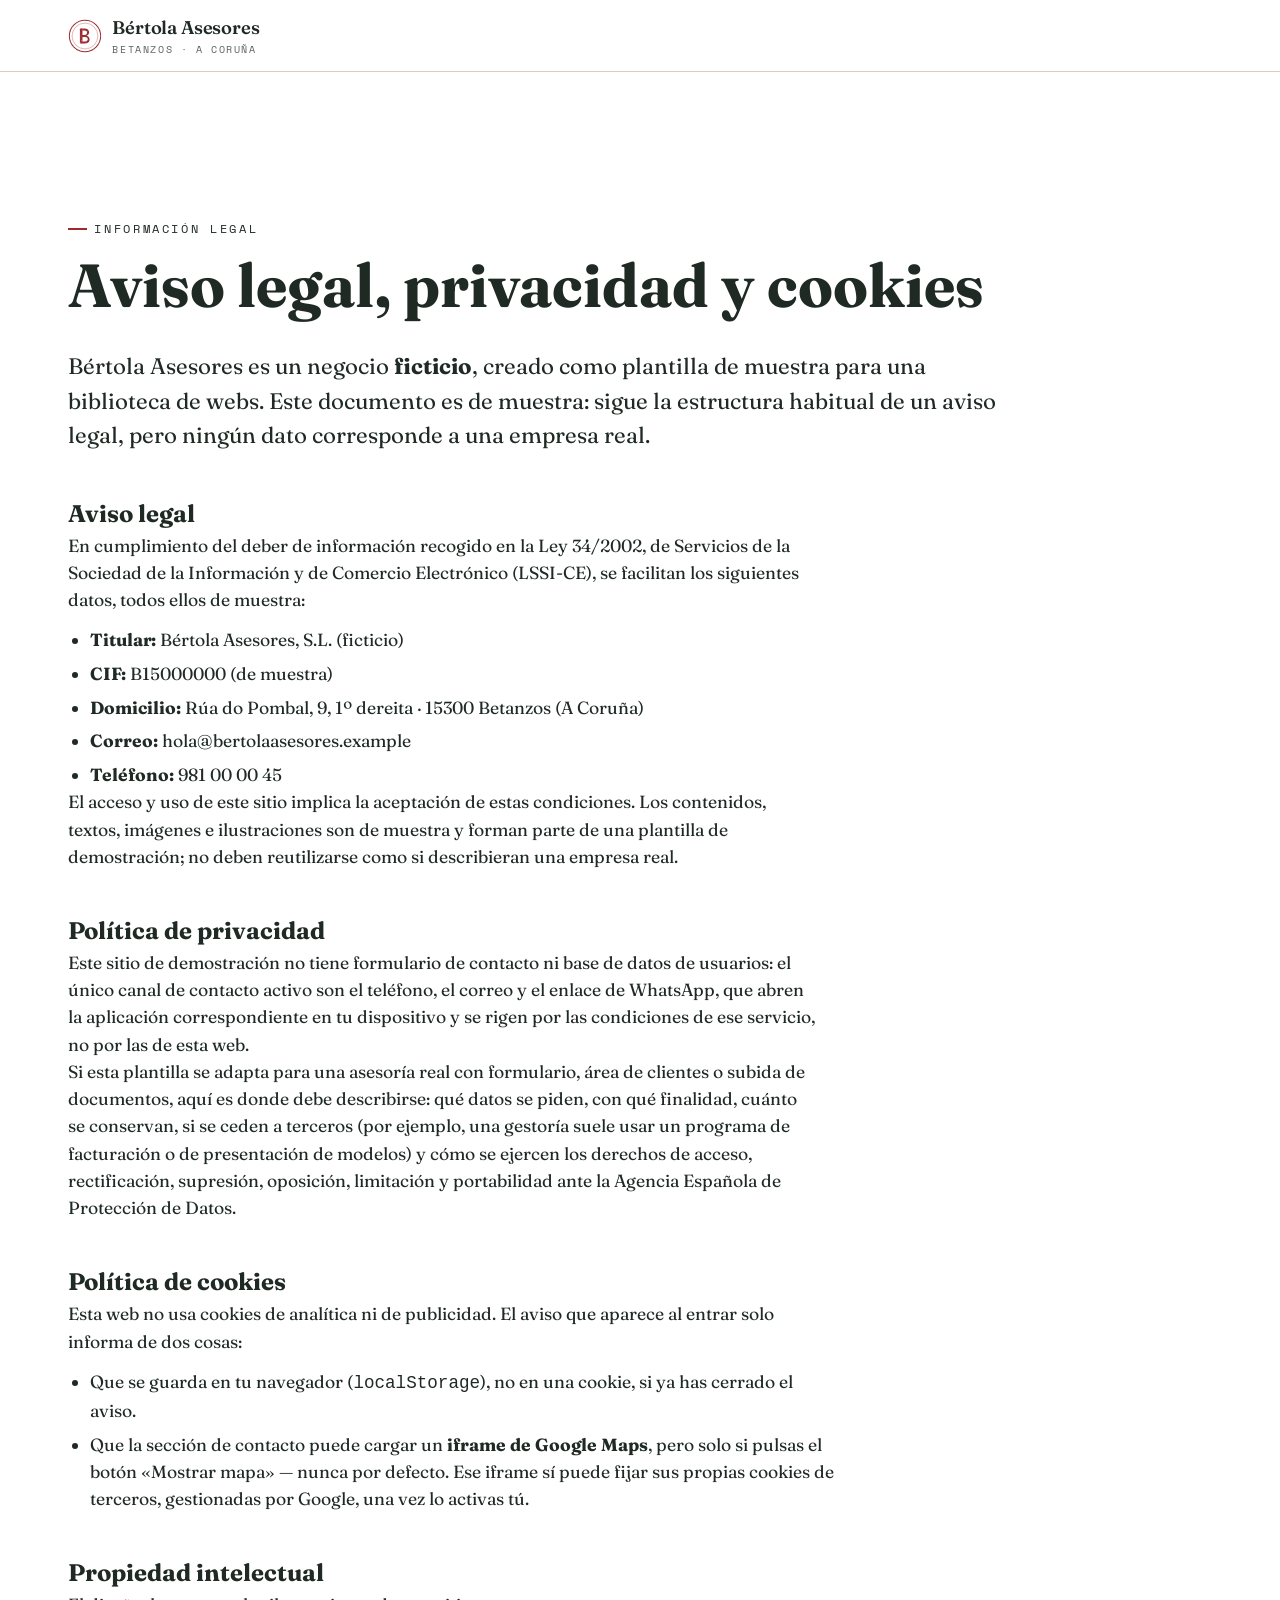
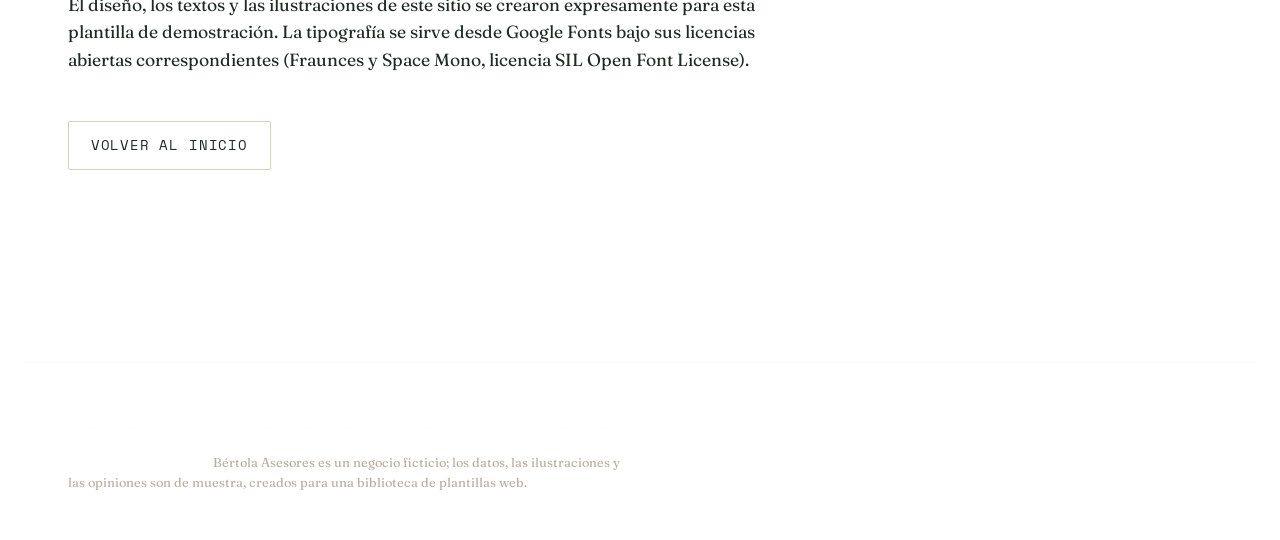
<file: legal.html>
<!DOCTYPE html>
<!-- Sitio de demostración. Bértola Asesores es un negocio ficticio. Ver README.md. -->
<html lang="es">
<head>
<meta charset="UTF-8">
<meta name="viewport" content="width=device-width, initial-scale=1">
<title>Aviso legal y privacidad — Bértola Asesores</title>
<meta name="robots" content="noindex, nofollow">
<meta name="theme-color" content="#F2EDE1">
<link rel="icon" href="favicon.svg" type="image/svg+xml">
<link rel="manifest" href="manifest.json">
<link rel="preconnect" href="https://fonts.googleapis.com">
<link rel="preconnect" href="https://fonts.gstatic.com" crossorigin>
<link rel="stylesheet" href="css/style.css">
</head>
<body>
<svg class="sello-defs" aria-hidden="true" focusable="false">
  <defs>
    <filter id="grano-tampon" x="-30%" y="-30%" width="160%" height="160%">
      <feTurbulence type="fractalNoise" baseFrequency="0.85" numOctaves="2" seed="11" result="ruido"/>
      <feColorMatrix in="ruido" type="matrix"
        values="0 0 0 0 0  0 0 0 0 0  0 0 0 0 0  1.1 1.1 1.1 0 -0.62" result="mascara"/>
      <feComposite in="SourceGraphic" in2="mascara" operator="in"/>
    </filter>
  </defs>
</svg>

<header class="cabecera">
  <div class="container cabecera-fila">
    <a class="marca" href="index.html">
      <svg class="marca-icono" viewBox="0 0 200 200" aria-hidden="true" focusable="false">
        <circle class="sello-anillo grueso" cx="100" cy="100" r="92" filter="url(#grano-tampon)"/>
        <circle class="sello-anillo fino" cx="100" cy="100" r="76" filter="url(#grano-tampon)"/>
        <g fill="var(--rojo)" filter="url(#grano-tampon)">
          <rect x="70" y="56" width="14" height="88" rx="4"/>
          <path fill-rule="evenodd" d="M78 56 h20 c16 0 26 9 26 22 c0 10 -6 17 -15 20 c11 3 18 11 18 22 c0 14 -11 24 -28 24 h-21 z
             M84 68 v26 h14 c9 0 14 -5 14 -13 c0 -8 -5 -13 -14 -13 z
             M84 106 v26 h16 c10 0 16 -5 16 -13 c0 -8 -6 -13 -16 -13 z"/>
        </g>
      </svg>
      <span>
        <span class="marca-nombre">Bértola Asesores</span>
        <span class="marca-lugar">Betanzos · A Coruña</span>
      </span>
    </a>
  </div>
</header>

<main class="container pagina-simple">
  <p class="eyebrow">Información legal</p>
  <h1>Aviso legal, privacidad y cookies</h1>
  <p class="lead" style="margin-top:1rem;">Bértola Asesores es un negocio <strong>ficticio</strong>, creado como plantilla de muestra para una biblioteca de webs. Este documento es de muestra: sigue la estructura habitual de un aviso legal, pero ningún dato corresponde a una empresa real.</p>

  <h2 id="aviso-legal">Aviso legal</h2>
  <p>En cumplimiento del deber de información recogido en la Ley 34/2002, de Servicios de la Sociedad de la Información y de Comercio Electrónico (LSSI-CE), se facilitan los siguientes datos, todos ellos de muestra:</p>
  <ul>
    <li><strong>Titular:</strong> Bértola Asesores, S.L. (ficticio)</li>
    <li><strong>CIF:</strong> B15000000 (de muestra)</li>
    <li><strong>Domicilio:</strong> Rúa do Pombal, 9, 1º dereita · 15300 Betanzos (A Coruña)</li>
    <li><strong>Correo:</strong> hola@bertolaasesores.example</li>
    <li><strong>Teléfono:</strong> 981 00 00 45</li>
  </ul>
  <p>El acceso y uso de este sitio implica la aceptación de estas condiciones. Los contenidos, textos, imágenes e ilustraciones son de muestra y forman parte de una plantilla de demostración; no deben reutilizarse como si describieran una empresa real.</p>

  <h2 id="privacidad">Política de privacidad</h2>
  <p>Este sitio de demostración no tiene formulario de contacto ni base de datos de usuarios: el único canal de contacto activo son el teléfono, el correo y el enlace de WhatsApp, que abren la aplicación correspondiente en tu dispositivo y se rigen por las condiciones de ese servicio, no por las de esta web.</p>
  <p>Si esta plantilla se adapta para una asesoría real con formulario, área de clientes o subida de documentos, aquí es donde debe describirse: qué datos se piden, con qué finalidad, cuánto se conservan, si se ceden a terceros (por ejemplo, una gestoría suele usar un programa de facturación o de presentación de modelos) y cómo se ejercen los derechos de acceso, rectificación, supresión, oposición, limitación y portabilidad ante la Agencia Española de Protección de Datos.</p>

  <h2 id="cookies">Política de cookies</h2>
  <p>Esta web no usa cookies de analítica ni de publicidad. El aviso que aparece al entrar solo informa de dos cosas:</p>
  <ul>
    <li>Que se guarda en tu navegador (<code>localStorage</code>), no en una cookie, si ya has cerrado el aviso.</li>
    <li>Que la sección de contacto puede cargar un <strong>iframe de Google Maps</strong>, pero solo si pulsas el botón «Mostrar mapa» — nunca por defecto. Ese iframe sí puede fijar sus propias cookies de terceros, gestionadas por Google, una vez lo activas tú.</li>
  </ul>

  <h2>Propiedad intelectual</h2>
  <p>El diseño, los textos y las ilustraciones de este sitio se crearon expresamente para esta plantilla de demostración. La tipografía se sirve desde Google Fonts bajo sus licencias abiertas correspondientes (Fraunces y Space Mono, licencia SIL Open Font License).</p>

  <p style="margin-top:3rem;"><a class="btn btn-fantasma" href="index.html">Volver al inicio</a></p>
</main>

<footer class="pie container" style="padding-block:2rem 3rem;">
  <p class="pie-demo"><strong>Sitio de demostración.</strong> Bértola Asesores es un negocio ficticio; los datos, las ilustraciones y las opiniones son de muestra, creados para una biblioteca de plantillas web.</p>
</footer>
</body>
</html>
</file>
<file: css/style.css>
/* Bértola Asesores — plantilla ficticia. Concepto «Sello»: cada trámite resuelto
   se estampa. Ver README.md para el porqué y el mapa de secciones. */

/* ---------- Fuentes ---------- */
@import url('https://fonts.googleapis.com/css2?family=Fraunces:opsz,wght@9..144,400;9..144,500;9..144,600;9..144,700&family=Space+Mono:wght@400;700&display=swap');

/* ---------- Tokens ---------- */
:root{
  --papel:#FFFFFF;       /* blanco puro: el papel real de Dourado & Fernández
                             (--crema/--papel-claro de su sitio), no el crema
                             cálido nativo de "Sello" — para que la vista
                             previa por defecto sea su web de verdad, no solo
                             su rojo sobre un fondo ajeno. Ver bloque de
                             control de paleta más abajo */
  --panel:#F2F0EA;        /* gris cálido casi blanco: --crema-2 de D&F,
                             usado igual que en su sitio para diferenciar
                             secciones (p.ej. .calendario) sin volver al
                             crema cálido nativo */
  --crema:#FFFFFF;        /* mismo blanco que --papel: en el sitio real de
                             D&F, --crema y --papel-claro (fondo de tarjetas)
                             son el mismo blanco */
  --linea:#D9CFBC;
  --tinta:#1F2A24;
  --muted:#5A6159;       /* AA 6.39:1 sobre --papel/--crema (blanco) en Rojo
                             D&F; 5.47:1/5.81:1 sobre el papel/crema nativos
                             de Terracota — ver esos valores en
                             html.paleta-original más abajo */
  --rojo:#9C2A2E;        /* marca: sellos, rellenos, filetes. Rojo real de
                             Dourado & Fernández (--oro de su sitio), puesto
                             aquí como paleta por defecto — ver bloque de
                             control de paleta más abajo */
  --rojo-texto:#7A1418;  /* variante de texto: --oro-tinta de D&F, ~10:1 sobre blanco/crema */
  --rojo-oscuro:#3E0B0D; /* --verde-oscuro de D&F: mismo uso de hover/profundidad que en su sitio */
  --foco:#1F2A24;
  --cookie-h:0px;        /* alto del aviso de cookies mientras está abierto; lo fija main.js */

  --ff-display:'Fraunces', Georgia, serif;
  --ff-mono:'Space Mono', 'Courier New', monospace;

  --fs-h1: clamp(2.6rem, 2vw + 2.2rem, 5.2rem);
  --fs-h2: clamp(2rem, 1.6vw + 1.6rem, 3.4rem);
  --fs-h3: clamp(1.3rem, .8vw + 1.1rem, 1.8rem);
  --fs-lead: clamp(1.1rem, .5vw + 1rem, 1.4rem);
  --fs-body: clamp(1rem, .2vw + .95rem, 1.1rem);
  --fs-small: .85rem;

  --space-section: clamp(4rem, 9vw, 8rem);
  --gutter: clamp(1.25rem, 5vw, 3rem);
  --container: 1240px;

  --dur-1: .22s;
  --dur-2: .45s;
  --ease-golpe: cubic-bezier(.17, 1.55, .35, 1);
  --ease-expo: cubic-bezier(.16, 1, .3, 1);

  color-scheme: light;
}

/* -------------------------- Control de paleta --------------------------
   BLOQUE DE DEMOSTRACIÓN: se borra entero al entregar la web ya como
   oficial (ver README, "El control de paleta"). La tinta (--tinta) es la
   misma en las cuatro y el sello del logo real no cambia de color con el
   mando. El papel YA NO es igual en las cuatro desde el 21-09-2026: las
   tres clases de abajo (Terracota/Añil/Musgo) restauran el papel/panel/
   crema cálidos nativos de "Sello", mientras que el :root de arriba (sin
   clase, "Rojo D&F") se queda con blanco puro — el papel real de Dourado &
   Fernández, no un color de marca ajeno sobre un fondo que no es el suyo.
   Desde el 21-09-2026 el :root de arriba lleva el rojo real de Dourado &
   Fernández como paleta POR DEFECTO (sin clase), para la ronda de
   comparación por email de las 7 plantillas de asesoría. El rojo nativo
   de "Sello" (el de sellos/tampón, el original de esta plantilla) pasa a
   ser una clase explícita más, "Terracota", para no confundirse con el
   botón "Rojo D&F" en el mando. */
html.paleta-original {
  --papel:#F2EDE1;       /* papel/panel/crema nativos de "Sello", los mismos
                             valores que llevaba el :root antes del
                             21-09-2026 — ver el bloque de arriba para las
                             notas de contraste originales */
  --panel:#EAE3D3;
  --crema:#F8F4EA;
  --rojo:#A8503E;        /* rojo nativo de "Sello": tampón/terracota — 4.63:1 sobre papel */
  --rojo-texto:#8F4435;  /* 5.90:1 sobre --papel */
  --rojo-oscuro:#7C3A2B;
}
html.paleta-anil {
  --papel:#F2EDE1;       /* papel nativo de "Sello": Añil es una tinta
                             alternativa sobre el diseño propio, no una
                             vista previa de D&F, así que conserva el
                             mismo papel cálido que Terracota */
  --panel:#EAE3D3;
  --crema:#F8F4EA;
  --rojo:#4368B4;        /* 4.64:1 sobre papel, 4.93:1 sobre crema */
  --rojo-texto:#385999;  /* 5.88:1 sobre papel */
  --rojo-oscuro:#304C82;
}
html.paleta-musgo {
  --papel:#F2EDE1;       /* mismo papel nativo que Terracota/Añil — ver nota en html.paleta-anil */
  --panel:#EAE3D3;
  --crema:#F8F4EA;
  --rojo:#41763D;        /* 4.63:1 sobre papel, 4.92:1 sobre crema */
  --rojo-texto:#386434;  /* 5.91:1 sobre papel */
  --rojo-oscuro:#2D512A;
}

/* ---------- Reset ---------- */
*, *::before, *::after{ box-sizing:border-box; }
html{
  overflow-x:clip;
  scroll-behavior:auto;
  -webkit-text-size-adjust:100%;
}
body{
  margin:0;
  background:var(--papel);
  color:var(--tinta);
  font-family:var(--ff-display);
  font-size:var(--fs-body);
  line-height:1.55;
  overflow-x:clip;
  max-width:100vw;
}
img{ max-width:100%; display:block; }
svg{ overflow:visible; }
a{ color:inherit; }
button{ font:inherit; color:inherit; background:none; border:0; cursor:pointer; }
ul{ margin:0; padding:0; list-style:none; }
h1,h2,h3,h4,p,figure{ margin:0; }
.mono{ font-family:var(--ff-mono); font-variant-numeric:tabular-nums; letter-spacing:.02em; }

:focus-visible{ outline:3px solid var(--foco); outline-offset:3px; border-radius:2px; }

.sr-only{
  position:absolute; width:1px; height:1px; padding:0; margin:-1px;
  overflow:hidden; clip:rect(0,0,0,0); white-space:nowrap; border:0;
}
.skip-link{
  position:absolute; left:1rem; top:-4rem; z-index:200;
  background:var(--tinta); color:var(--papel); padding:.75rem 1.25rem;
  border-radius:4px; transition:top var(--dur-1) ease;
}
.skip-link:focus{ top:1rem; }

.container{
  width:100%; max-width:var(--container); margin-inline:auto; padding-inline:var(--gutter);
}

section{ padding-block:var(--space-section); position:relative; }
section > .container{ position:relative; }

.eyebrow{
  font-family:var(--ff-mono); text-transform:uppercase; letter-spacing:.22em;
  font-size:.75rem; color:var(--rojo-texto); display:inline-flex; align-items:center; gap:.6em;
}
.eyebrow::before{
  content:''; width:1.6em; height:2px; background:var(--rojo); display:inline-block;
}

.titular{ font-family:var(--ff-display); font-weight:600; line-height:1.05; letter-spacing:-.01em; }
.titular .linea{ display:block; overflow:hidden; padding-bottom:.08em; }
.titular .palabra{ display:inline-block; will-change:transform; }
/* Igual que el sello: el estado "oculto" solo existe con JS + GSAP confirmados. */
html.js-motion.gsap-listo .titular .palabra{ transform:translateY(115%); opacity:0; }

.lead{ font-size:var(--fs-lead); color:var(--tinta); max-width:44ch; }
.texto-apagado{ color:var(--muted); }

.btn{
  display:inline-flex; align-items:center; justify-content:center; gap:.6em;
  font-family:var(--ff-mono); font-size:.85rem; letter-spacing:.06em; text-transform:uppercase;
  padding:.95em 1.6em; border-radius:2px; border:1.5px solid var(--tinta);
  background:transparent; color:var(--tinta); text-decoration:none;
  transition:background var(--dur-1) ease, color var(--dur-1) ease, border-color var(--dur-1) ease, transform var(--dur-1) ease;
}
.btn:hover{ background:var(--tinta); color:var(--papel); }
.btn-rojo{ background:var(--rojo); border-color:var(--rojo); color:var(--crema); }
.btn-rojo:hover{ background:var(--rojo-oscuro); border-color:var(--rojo-oscuro); color:var(--crema); }
.btn-fantasma{ border-color:var(--linea); color:var(--tinta); }
.btn-fantasma:hover{ border-color:var(--tinta); background:transparent; color:var(--tinta); }

.btn-mag{ position:relative; }

/* ---------- Cortina de entrada ---------- */
.cortina{
  position:fixed; inset:0; z-index:300; background:var(--tinta);
  display:grid; place-items:center; overflow:hidden;
}
.cortina-marca{
  color:var(--papel); font-family:var(--ff-mono); text-transform:uppercase;
  letter-spacing:.3em; font-size:.85rem; opacity:.75;
}
.cortina-sello{
  width:min(46vw, 320px); height:min(46vw, 320px); position:relative;
  transform:scale(2.6) rotate(-24deg); opacity:0;
}
.cortina-sello svg{ width:100%; height:100%; }
.cortina-panel{
  position:absolute; inset:0; background:var(--papel);
  transform:translateY(0); border-radius:0 0 40% 6% / 0 0 12% 4%;
}
.cortina[hidden]{ display:none; }

/* ---------- Header ---------- */
.cabecera{
  position:sticky; top:0; z-index:120; background:var(--papel);
  border-bottom:1px solid var(--linea);
}
.cabecera-fila{
  display:flex; align-items:center; justify-content:space-between; gap:1rem;
  padding-block:.85rem;
}
.marca{
  display:inline-flex; align-items:center; gap:.65rem; text-decoration:none; color:var(--tinta);
}
.marca-icono{ width:34px; height:34px; flex:none; }
.marca-nombre{ font-family:var(--ff-display); font-weight:600; font-size:1.15rem; letter-spacing:-.01em; }
.marca-lugar{ display:block; font-family:var(--ff-mono); font-size:.62rem; letter-spacing:.16em; color:var(--muted); text-transform:uppercase; }

.nav-desktop{ display:none; }
.nav-desktop ul{ display:flex; gap:1.9rem; }
.nav-desktop a{
  font-family:var(--ff-mono); font-size:.8rem; letter-spacing:.04em; text-decoration:none;
  color:var(--tinta); position:relative; padding-block:.25rem;
}
.nav-desktop a::after{
  content:''; position:absolute; left:0; right:100%; bottom:0; height:2px; background:var(--rojo);
  transition:right var(--dur-1) ease;
}
.nav-desktop a:hover::after, .nav-desktop a:focus-visible::after{ right:0; }

.cabecera-acciones{ display:flex; align-items:center; gap:.7rem; }
.cabecera-acciones .btn{ display:none; }

.menu-boton{
  width:44px; height:44px; border:1.5px solid var(--tinta); border-radius:2px;
  display:grid; place-items:center; position:relative; z-index:121;
}
.menu-boton .icono-menu{ position:relative; width:20px; height:16px; display:block; }
.icono-menu span{
  position:absolute; left:0; width:20px; height:2px; background:var(--tinta);
  transition:transform var(--dur-1) ease, opacity var(--dur-1) ease;
  transform-origin:50% 50%;
}
.icono-menu span:nth-child(1){ top:0; }
.icono-menu span:nth-child(2){ top:7px; }
.icono-menu span:nth-child(3){ top:14px; }
.menu-boton[aria-expanded="true"] .icono-menu span:nth-child(1){ transform:translateY(7px) rotate(45deg); }
.menu-boton[aria-expanded="true"] .icono-menu span:nth-child(2){ opacity:0; }
.menu-boton[aria-expanded="true"] .icono-menu span:nth-child(3){ transform:translateY(-7px) rotate(-45deg); }

.menu-movil{
  position:fixed; inset:0; z-index:119; background:var(--tinta); color:var(--papel);
  display:flex; flex-direction:column; justify-content:center; gap:1.6rem; padding:6rem var(--gutter) 3rem;
  transform:translateY(-100%); transition:transform var(--dur-2) var(--ease-expo);
}
.menu-movil.abierto{ transform:translateY(0); }
.menu-movil a{
  font-family:var(--ff-display); font-size:2rem; text-decoration:none; color:var(--papel);
  border-bottom:1px solid rgba(242,237,225,.2); padding-bottom:.5rem;
}
.menu-movil .btn{ align-self:flex-start; margin-top:1rem; }

@media (min-width: 900px){
  .nav-desktop{ display:block; }
  .cabecera-acciones .btn{ display:inline-flex; }
  .menu-boton{ display:none; }
}

/* ---------- Aviso de cookies ---------- */
.cookie-banner{
  display:none; position:fixed; left:var(--gutter); right:var(--gutter); bottom:1.1rem; z-index:250;
  max-width:640px; margin-inline:auto; background:var(--tinta); color:var(--papel);
  border-radius:4px; padding:1.2rem 1.3rem; gap:1rem; align-items:center;
  box-shadow:0 14px 34px rgba(15,18,16,.28);
}
.cookie-banner:not([hidden]){ display:flex; flex-wrap:wrap; }
.cookie-banner p{ font-size:.9rem; flex:1 1 260px; margin:0; }
.cookie-banner .acciones{ display:flex; gap:.6rem; flex-wrap:wrap; }
.cookie-banner .btn{ border-color:rgba(242,237,225,.5); color:var(--papel); padding:.7em 1.2em; }
.cookie-banner .btn:hover{ background:var(--papel); color:var(--tinta); }
.cookie-banner .btn-rojo{ border-color:var(--rojo); }

/* ---------- Sello (componente compartido) ---------- */
.sello-defs{ position:absolute; width:0; height:0; overflow:hidden; }

.sello{
  position:relative; transform:rotate(-4deg) scale(1); opacity:1;
  transition:transform .55s var(--ease-golpe), opacity .3s ease;
}
/* Estado "sin estampar": solo existe si JS confirmó movimiento permitido Y GSAP
   cargado. Sin JS, con GSAP caído o con movimiento reducido, el sello se ve
   siempre en su posición final (contenido intacto, ver PLIEGO §5). */
html.js-motion.gsap-listo .sello:not(.golpeado){
  transform:translateY(-54px) rotate(-20deg) scale(1.7); opacity:0;
}
.sello-bleed{
  position:absolute; inset:-14%; border-radius:50%; pointer-events:none;
  background:radial-gradient(circle, rgba(168,80,62,.55), rgba(168,80,62,0) 68%);
  opacity:0; transition:opacity .5s ease;
}
.sello.golpeado .sello-bleed{ animation:tinta-bleed .6s ease-out; }
@keyframes tinta-bleed{
  0%{ opacity:0; } 18%{ opacity:.7; } 100%{ opacity:0; }
}
.sello-svg{ width:100%; height:100%; display:block; }
.sello-anillo{ fill:none; stroke:var(--rojo); }
.sello-anillo.grueso{ stroke-width:6; }
.sello-anillo.fino{ stroke-width:2; }
.sello-texto{ fill:var(--rojo); font-family:var(--ff-mono); letter-spacing:.24em; }
.sello-centro{
  fill:var(--rojo); font-family:var(--ff-display); font-weight:700; text-anchor:middle;
  text-transform:uppercase; letter-spacing:.03em;
}

.sello-grande{ width:min(56vw, 240px); height:min(56vw, 240px); }
.sello-mini{ width:88px; height:88px; }
.sello-mini .sello-centro{ font-size:15px; }

/* ---------- Hero / Portada ---------- */
.hero{
  min-height:100svh; display:flex; align-items:center; padding-top:calc(var(--space-section) * .6);
  background:
    radial-gradient(ellipse at 20% -10%, rgba(168,80,62,.08), transparent 55%),
    var(--papel);
}
.hero .container{
  display:grid; gap:clamp(2rem, 5vw, 4rem); align-items:center;
  grid-template-columns:1fr;
}
@media (min-width:900px){
  .hero .container{ grid-template-columns:1.05fr .95fr; }
}
.hero-texto{ max-width:38ch; }
.hero-titular{ font-size:var(--fs-h1); margin-block:1.1rem 1.4rem; }
.hero-cta{ display:flex; gap:1rem; flex-wrap:wrap; margin-top:1.8rem; }
.hero-escena{
  position:relative; aspect-ratio:1/1; display:grid; place-items:center;
  background:var(--crema); border:1px solid var(--linea); border-radius:6px;
}
.hero-papel{
  position:absolute; inset:10%; background:var(--papel);
  box-shadow:0 24px 50px -30px rgba(31,42,36,.35);
  display:flex; flex-direction:column; align-items:center; justify-content:center;
  gap:clamp(.9rem, 3.4vw, 1.8rem); border:1px solid var(--linea); padding:clamp(.8rem,4vw,1.4rem);
}
.hero-expediente{
  font-family:var(--ff-mono); font-size:.7rem; letter-spacing:.14em; color:var(--muted);
  text-transform:uppercase; text-align:center; line-height:1.6;
}
.hero-sello-wrap{ position:relative; flex:none; }
.hero-linea-firma{
  width:60%; border-top:1px dashed var(--linea); flex:none;
}

.hero-cifras{ display:flex; gap:clamp(1.4rem,4vw,3rem); margin-top:2.4rem; flex-wrap:wrap; }
.cifra{ display:block; }
.cifra-num{ font-family:var(--ff-mono); font-weight:700; font-size:clamp(1.6rem,2.4vw,2.4rem); color:var(--rojo-texto); }
.cifra-lbl{ display:block; font-size:.78rem; color:var(--muted); text-transform:uppercase; letter-spacing:.06em; margin-top:.2rem; }

/* ---------- Marquee ---------- */
.cinta{ background:var(--tinta); color:var(--papel); padding-block:1.4rem; overflow:hidden; }
.cinta-pista{ display:flex; width:max-content; }
.cinta-grupo{ display:flex; align-items:center; white-space:nowrap; animation:desfile 42s linear infinite; }
.cinta-grupo span{
  font-family:var(--ff-mono); text-transform:uppercase; letter-spacing:.14em;
  font-size:clamp(1.1rem, 2.4vw, 1.9rem); padding-inline:1.4rem;
}
.cinta-grupo span::after{ content:'·'; margin-left:1.4rem; color:var(--rojo); }
@keyframes desfile{ from{ transform:translateX(0); } to{ transform:translateX(-50%); } }
html.motion-off .cinta-grupo{ animation:none; }

/* ---------- Servicios (sticky-stack) ---------- */
.servicios-lista{ margin-top:clamp(2.5rem,6vw,4rem); }
.servicio-item{
  position:sticky; top:5.2rem; padding-bottom:2.4rem;
}
.servicio-item + .servicio-item{ margin-top:2.4rem; }
.servicio-tarjeta{
  display:grid; grid-template-columns:1fr auto; gap:1.6rem; align-items:center;
  background:var(--crema); border:1px solid var(--linea); border-radius:8px;
  padding:clamp(1.6rem,4vw,3rem); box-shadow:0 30px 60px -42px rgba(31,42,36,.4);
}
.servicio-num{ font-family:var(--ff-mono); color:var(--rojo-texto); font-size:.85rem; letter-spacing:.1em; }
.servicio-tarjeta h3{ font-size:var(--fs-h3); margin-block:.5rem .7rem; }
.servicio-lista-detalle{ margin-top:1rem; display:flex; flex-wrap:wrap; gap:.5rem .9rem; }
.servicio-lista-detalle li{
  font-family:var(--ff-mono); font-size:.78rem; color:var(--muted);
  padding-left:1em; position:relative;
}
.servicio-lista-detalle li::before{ content:'—'; position:absolute; left:0; color:var(--rojo); }
.servicio-estado{ font-family:var(--ff-mono); font-size:.7rem; letter-spacing:.1em; color:var(--muted); text-align:center; }
.servicio-estado .sello-mini{ margin-inline:auto; margin-bottom:.4rem; }

@media (max-width:640px){
  .servicio-tarjeta{ grid-template-columns:1fr; }
  .servicio-estado{ display:flex; align-items:center; gap:.8rem; text-align:left; }
  .servicio-estado .sello-mini{ margin:0; width:64px; height:64px; }
}

/* ---------- Calendario fiscal ---------- */
.calendario{ background:var(--panel); }
.calendario-intro{ max-width:60ch; }
.calendario-tabla{ margin-top:clamp(2rem,5vw,3.4rem); border-top:1px solid var(--linea); }
.calendario-fila{
  display:grid; grid-template-columns:6.5rem 1fr auto auto; gap:1rem; align-items:center;
  padding-block:1.15rem; border-bottom:1px solid var(--linea);
}
.calendario-fecha{ font-family:var(--ff-mono); font-weight:700; color:var(--tinta); }
.calendario-fecha small{ display:block; font-weight:400; color:var(--muted); font-size:.7rem; text-transform:uppercase; letter-spacing:.08em; }
.calendario-nombre{ font-family:var(--ff-display); font-size:1.05rem; }
.calendario-modelo{ display:block; font-family:var(--ff-mono); font-size:.72rem; color:var(--muted); margin-top:.2rem; }
.calendario-cuenta{ font-family:var(--ff-mono); font-size:.75rem; color:var(--muted); text-align:right; min-width:8ch; }
.calendario-estado{ display:flex; align-items:center; justify-content:flex-end; }
.estado-etq{
  font-family:var(--ff-mono); font-size:.68rem; letter-spacing:.1em; text-transform:uppercase;
  padding:.35em .8em; border-radius:2px; border:1px solid var(--linea); color:var(--muted);
}
.calendario-fila.abierto .estado-etq{ border-color:var(--rojo); color:var(--rojo-texto); }
.calendario-fila.cerrado .calendario-sello{ width:52px; height:52px; }
.calendario-fila.cerrado .estado-etq{ display:none; }
.calendario-fila .calendario-sello{ display:none; }
.calendario-fila.cerrado .calendario-sello{ display:block; }
.calendario-nota{ margin-top:1.6rem; }
.calendario-nota-lista{ list-style:disc; padding-left:1.4rem; margin-top:2rem; display:grid; gap:.5rem; color:var(--tinta); }

@media (max-width:760px){
  .calendario-fila{ grid-template-columns:1fr auto; grid-template-areas:"fecha estado" "nombre nombre" "cuenta cuenta"; row-gap:.35rem; }
  .calendario-fecha{ grid-area:fecha; }
  .calendario-estado{ grid-area:estado; }
  .calendario-nombre{ grid-area:nombre; }
  .calendario-cuenta{ grid-area:cuenta; text-align:left; }
}

/* ---------- Confianza / reseñas ---------- */
.confianza-cab{ display:grid; gap:clamp(2rem,5vw,3rem); grid-template-columns:auto 1fr; align-items:center; }
.confianza-sello-wrap{ display:flex; justify-content:center; }
.testimonios{
  margin-top:clamp(2.4rem,5vw,3.6rem); display:grid; gap:1.4rem; grid-template-columns:repeat(auto-fit, minmax(260px,1fr));
}
.testimonio{
  background:var(--crema); border:1px solid var(--linea); border-radius:8px; padding:1.8rem;
  display:flex; flex-direction:column; gap:1rem;
}
.testimonio blockquote{ margin:0; font-size:1.02rem; }
.testimonio footer{ display:flex; align-items:center; gap:.7rem; margin-top:auto; }
.testimonio-avatar{
  width:38px; height:38px; border-radius:50%; background:var(--rojo);
  display:grid; place-items:center; color:var(--crema); font-family:var(--ff-mono); font-weight:700; font-size:.85rem;
}
.testimonio-nombre{ font-family:var(--ff-mono); font-size:.8rem; }
.testimonio-nombre span{ display:block; color:var(--muted); font-size:.72rem; }
.confianza-aviso{ margin-top:1.6rem; max-width:60ch; }

/* ---------- Equipo ---------- */
.equipo-lista{
  margin-top:clamp(2.4rem,5vw,3.6rem); display:grid; gap:clamp(1.6rem,4vw,2.6rem); grid-template-columns:repeat(auto-fit,minmax(280px,1fr));
}
.equipo-tarjeta{ display:flex; flex-direction:column; gap:1.1rem; }
.equipo-retrato{
  aspect-ratio:4/5; border-radius:8px; overflow:hidden; border:1px solid var(--linea); background:var(--crema);
}
.equipo-retrato img, .equipo-retrato svg{ width:100%; height:100%; object-fit:cover; }
.equipo-nombre{ font-size:1.3rem; }
.equipo-cargo{ font-family:var(--ff-mono); font-size:.78rem; color:var(--rojo-texto); text-transform:uppercase; letter-spacing:.06em; }
.equipo-bio{ color:var(--muted); font-size:.95rem; }

/* ---------- Contacto + footer ---------- */
.contacto{ background:var(--tinta); color:var(--papel); }
.contacto .eyebrow{ color:#D98F7D; }
.contacto .eyebrow::before{ background:#D98F7D; }
.contacto-grid{ display:grid; gap:clamp(2rem,5vw,4rem); grid-template-columns:1fr; }
@media (min-width:900px){ .contacto-grid{ grid-template-columns:1fr 1fr; } }
.ficha{ list-style:none; padding:0; margin-top:1.6rem; display:grid; gap:1rem; }
.ficha li{ display:flex; gap:.9rem; align-items:flex-start; }
.ficha .etq{ font-family:var(--ff-mono); font-size:.7rem; text-transform:uppercase; letter-spacing:.1em; color:#B9AFA0; width:7.5rem; flex:none; padding-top:.15em; }
.ficha a{ color:var(--papel); text-decoration:underline; text-decoration-color:var(--rojo); text-underline-offset:.2em; }
.contacto-acciones{ display:flex; gap:1rem; flex-wrap:wrap; margin-top:1.8rem; }
.contacto-acciones .btn-fantasma{ border-color:rgba(242,237,225,.4); color:var(--papel); }
.contacto-acciones .btn-fantasma:hover{ border-color:var(--papel); }

.mapa-caja{
  border:1px solid rgba(242,237,225,.25); border-radius:8px; overflow:hidden;
  aspect-ratio:4/3; display:grid; place-items:center; background:#161F1A; position:relative;
}
.mapa-consentimiento{
  display:flex; flex-direction:column; align-items:center; gap:.9rem; text-align:center; padding:2rem;
}
.mapa-consentimiento p{ color:#B9AFA0; font-size:.85rem; max-width:32ch; }
.mapa-caja iframe{ width:100%; height:100%; border:0; }

.pie{ border-top:1px solid rgba(242,237,225,.18); margin-top:clamp(3rem,6vw,5rem); padding-top:2.4rem; }
.pie-filas{ display:flex; flex-wrap:wrap; justify-content:space-between; gap:1.6rem; }
.pie-marca{ display:flex; align-items:center; gap:.7rem; }
.pie-marca svg{ width:28px; height:28px; }
.pie-enlaces{ display:flex; gap:1.4rem; flex-wrap:wrap; }
.pie-enlaces a{ font-family:var(--ff-mono); font-size:.78rem; text-decoration:none; color:#CFC6B8; }
.pie-enlaces a:hover{ color:var(--papel); }
.pie-demo{
  margin-top:2rem; padding-top:1.6rem; border-top:1px dashed rgba(242,237,225,.2);
  font-size:.8rem; color:#B9AFA0; max-width:70ch;
}
.pie-demo strong{ color:var(--papel); }

/* ---------- WhatsApp flotante ---------- */
.wa-flotante{
  position:fixed; right:1.2rem; bottom:1.2rem; z-index:90;
  width:60px; height:60px; border-radius:50%; background:var(--rojo); color:var(--crema);
  display:grid; place-items:center; box-shadow:0 14px 30px -12px rgba(168,80,62,.6);
  text-decoration:none; transition:background var(--dur-1) ease;
}
.wa-flotante:hover{ background:var(--rojo-oscuro); }
.wa-flotante svg{ width:28px; height:28px; }

/* ---------- Control de paleta (demostración, ver nota arriba en :root) ---------- */
.paleta{ display:none; }
.paleta:not([hidden]){
  display:flex; position:fixed; z-index:90; left:1.2rem; bottom:calc(1.2rem + var(--cookie-h));
  align-items:center; gap:.6rem; background:var(--crema); border:1px solid var(--linea);
  border-radius:999px; padding:.4rem .5rem .4rem .9rem;
  box-shadow:0 14px 30px -12px rgba(31,42,36,.28);
  transition:bottom .3s ease;
}
.paleta-rotulo{
  margin:0; font-family:var(--ff-mono); font-size:.62rem; letter-spacing:.14em;
  text-transform:uppercase; color:var(--muted);
}
.paleta-botones{ display:flex; gap:.3rem; }
.paleta-botones button{
  font-family:var(--ff-mono); font-size:.68rem; letter-spacing:.04em; cursor:pointer;
  background:transparent; color:var(--tinta); border:1px solid var(--linea); border-radius:999px;
  padding:.34rem .75rem; transition:background-color .2s, color .2s, border-color .2s;
}
.paleta-botones button:hover{ border-color:var(--tinta); }
.paleta-botones button[aria-pressed="true"]{ background:var(--rojo); color:var(--crema); border-color:var(--rojo); }
@media (max-width:480px){
  .paleta:not([hidden]){ left:.9rem; bottom:calc(.9rem + var(--cookie-h)); padding:.3rem .4rem .3rem .7rem; }
  .paleta-rotulo{ display:none; }
}

/* ---------- Página legal / 404 ---------- */
.pagina-simple{ padding-block:calc(var(--space-section) * 1.2) var(--space-section); }
.pagina-simple h1{ font-size:var(--fs-h1); }
.pagina-simple h2{ font-size:1.5rem; margin-top:2.6rem; }
.pagina-simple p, .pagina-simple li{ color:var(--tinta); max-width:68ch; }
.pagina-simple ul{ list-style:disc; padding-left:1.4rem; margin-top:.8rem; display:grid; gap:.4rem; }
.pagina-404{ min-height:100svh; display:grid; align-content:center; text-align:center; gap:1.6rem; }
.pagina-404 .sello-grande{ margin-inline:auto; }

/* ---------- Cursor propio (solo con puntero fino) ---------- */
.cursor-sello{
  position:fixed; top:0; left:0; width:56px; height:56px; border-radius:50%;
  border:1.5px solid var(--rojo); pointer-events:none; z-index:400; opacity:0;
  transform:translate(-50%,-50%) scale(.5); transition:opacity .2s ease, transform .12s ease, border-color .2s ease;
  display:grid; place-items:center;
}
.cursor-sello span{ font-family:var(--ff-mono); font-size:.6rem; text-transform:uppercase; letter-spacing:.1em; color:var(--rojo); opacity:0; transition:opacity .2s ease; }
html.tiene-cursor .cursor-sello{ opacity:0; }
html.tiene-cursor.cursor-activo .cursor-sello{ opacity:1; }
.cursor-sello.sobre-enlace{ transform:translate(-50%,-50%) scale(1); background:rgba(168,80,62,.08); }
.cursor-sello.sobre-enlace span{ opacity:1; }
@media (hover:none), (pointer:coarse){ .cursor-sello{ display:none; } }

/* ---------- Reduced motion ---------- */
@media (prefers-reduced-motion: reduce){
  html{ scroll-behavior:auto; }
  html.js-motion.gsap-listo .titular .palabra,
  html.js-motion.gsap-listo .sello:not(.golpeado){ transform:none; opacity:1; }
  .sello{ transition:none; }
  .cinta-grupo{ animation:none; }
  .cortina{ transition:none; }
  .menu-movil{ transition:none; }
  * { scroll-behavior:auto !important; }
}
html.motion-off .titular .palabra{ transform:none; opacity:1; }
html.motion-off .sello{ transition:none; }

/* ---------- Utilidades de desbordamiento accesible ---------- */
.desborda-foco:focus-visible{ outline:3px solid var(--foco); outline-offset:2px; }
</file>
